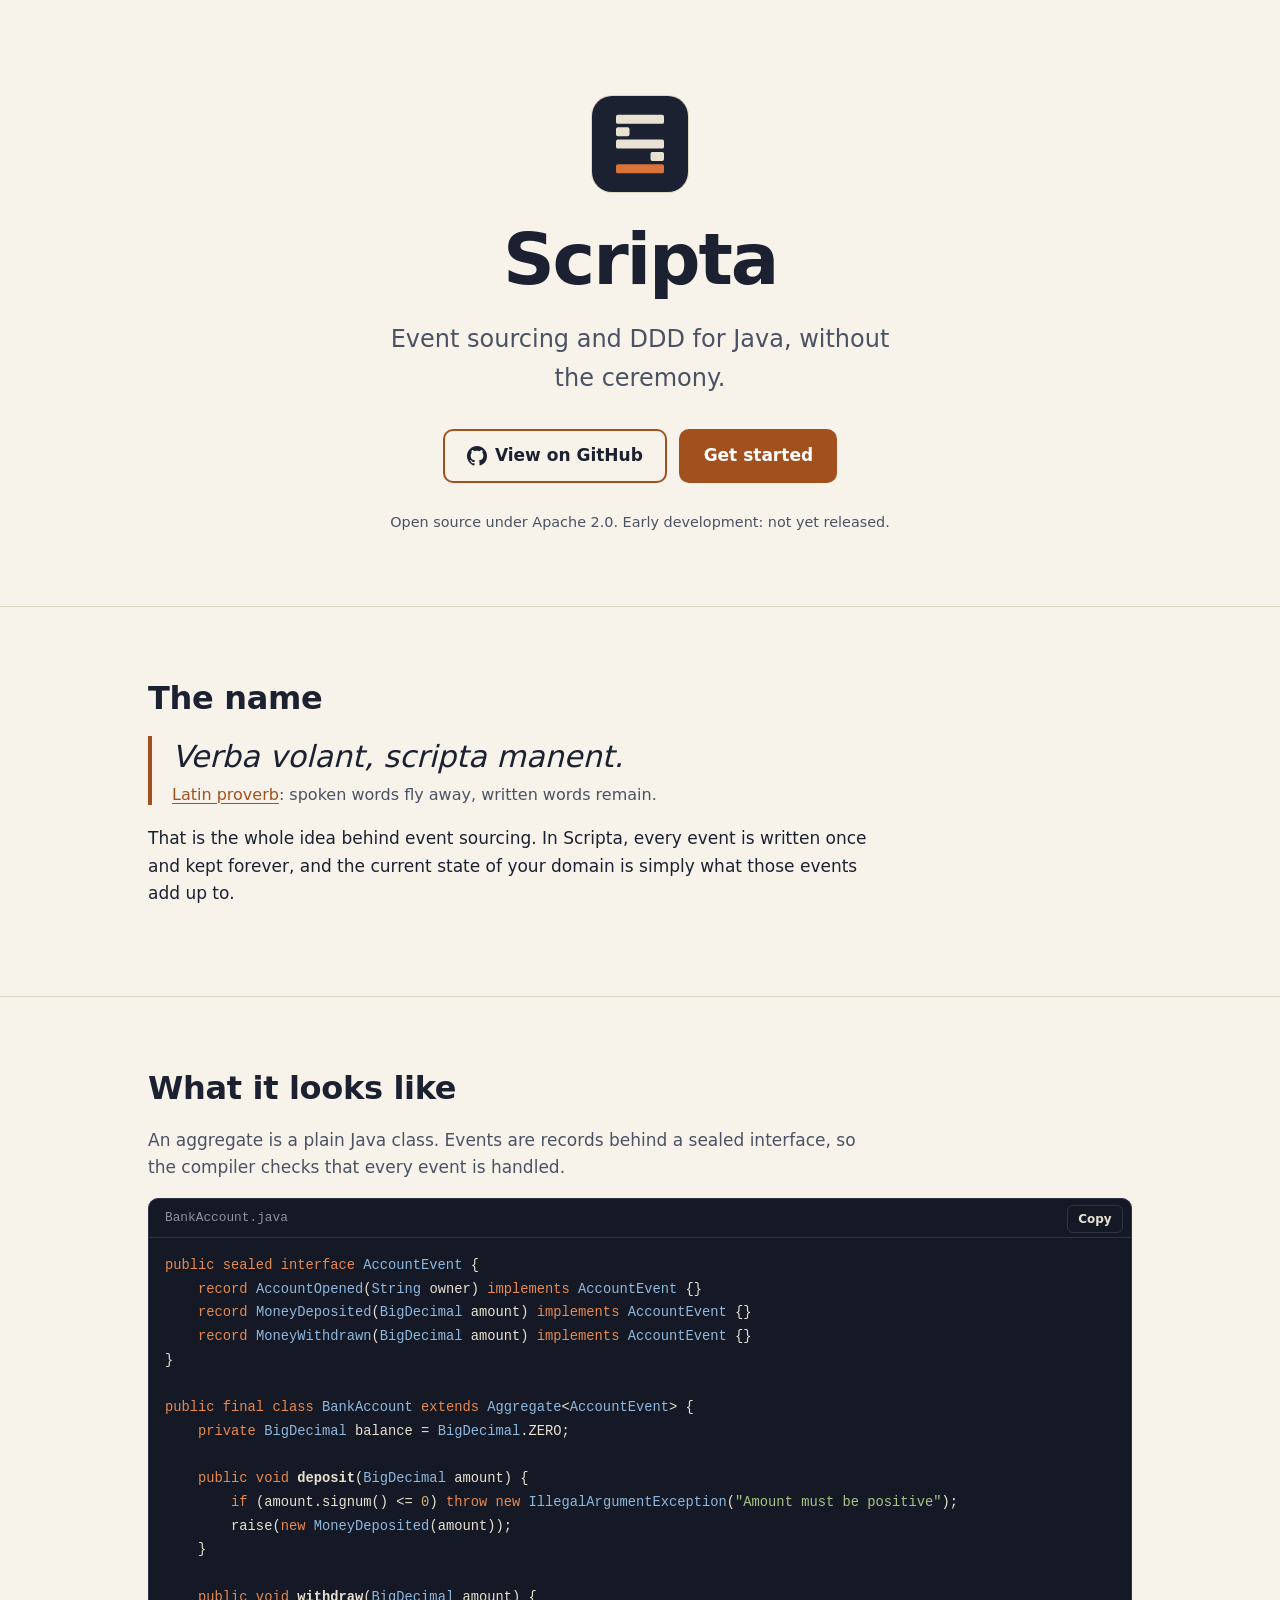
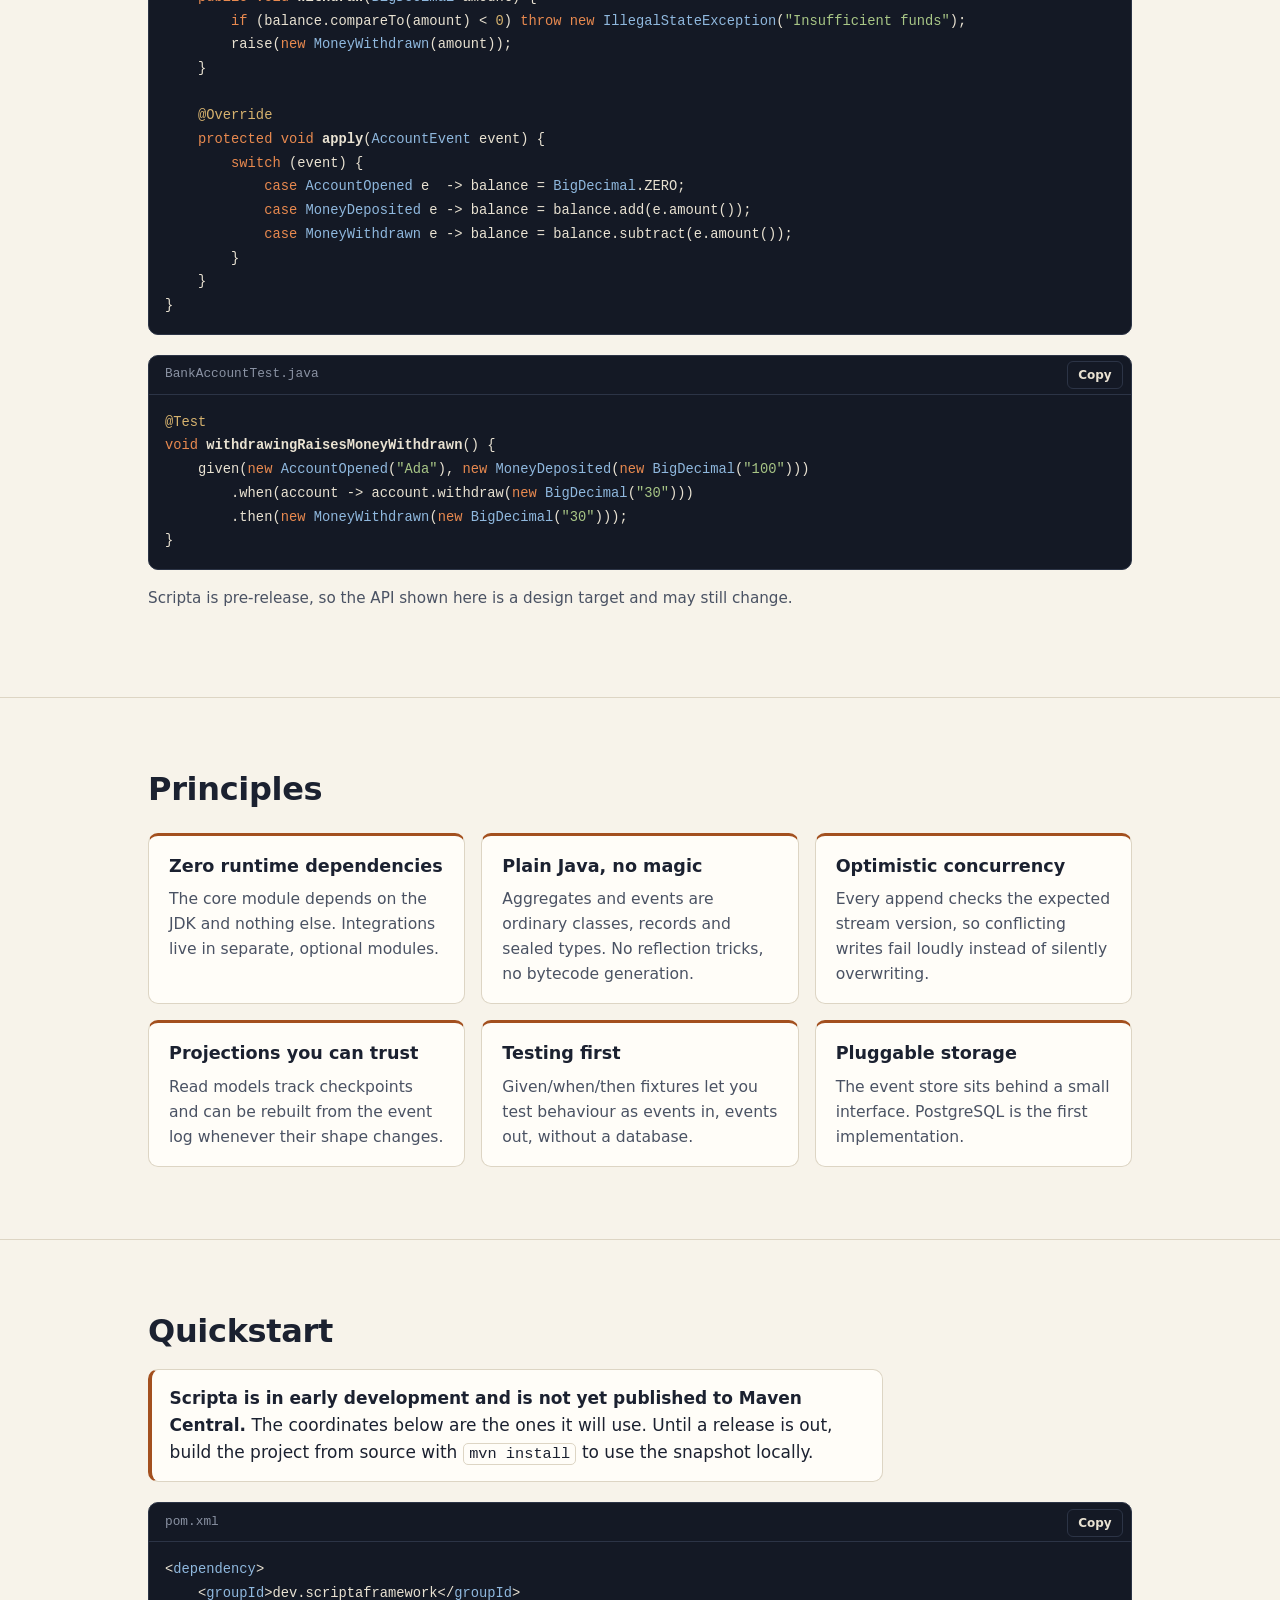
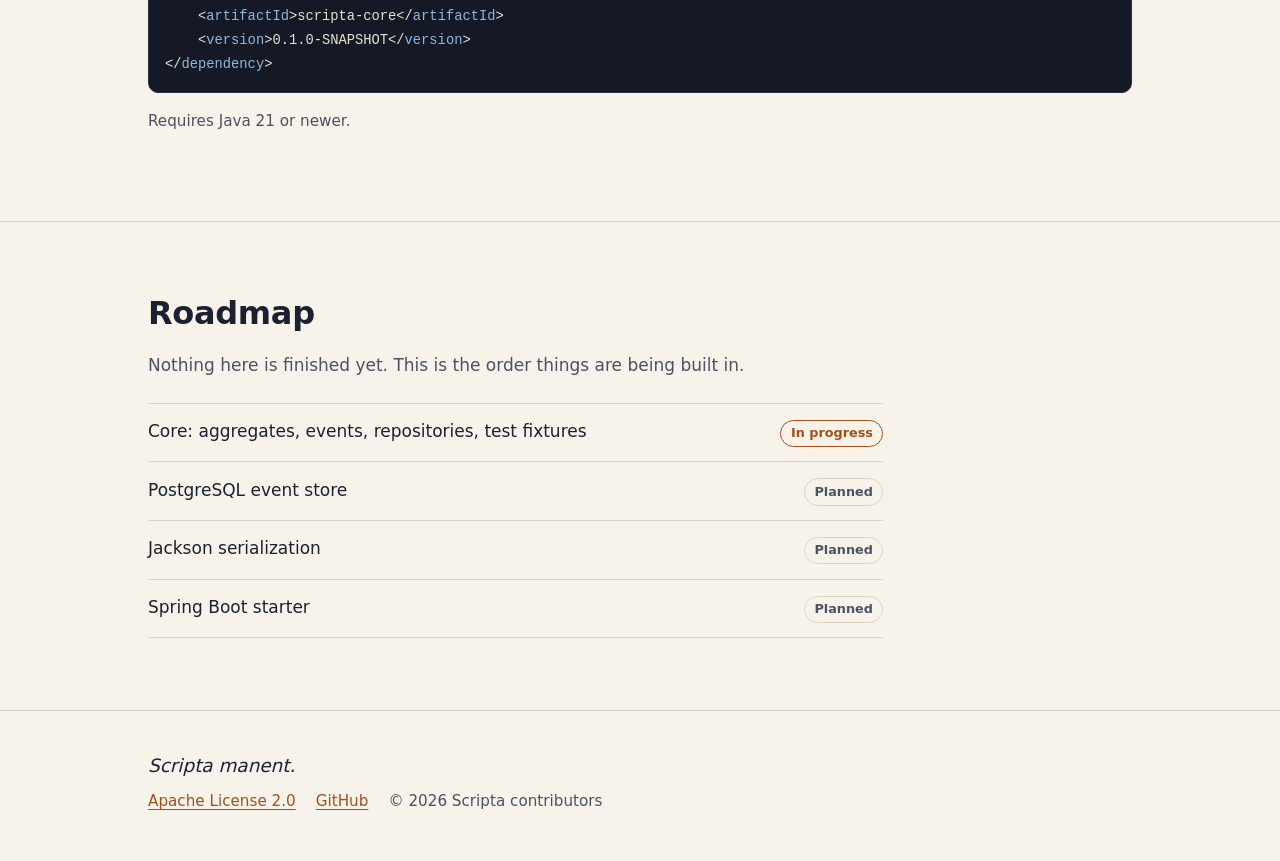
<file: index.html>
<!doctype html>
<html lang="en">
<head>
  <meta charset="utf-8">
  <meta name="viewport" content="width=device-width, initial-scale=1">
  <title>Scripta: event sourcing and DDD for Java</title>
  <meta name="description" content="Scripta is an open-source event sourcing and domain-driven design framework for Java 21, built on plain records and sealed types with zero runtime dependencies in the core. Early development.">
  <link rel="canonical" href="https://scriptaframework.dev/">
  <meta name="color-scheme" content="dark light">
  <meta name="theme-color" content="#1B2130" media="(prefers-color-scheme: dark)">
  <meta name="theme-color" content="#F7F3EA" media="(prefers-color-scheme: light)">

  <link rel="icon" href="/favicon.ico" sizes="48x48">
  <link rel="icon" href="/scripta-icon.svg" type="image/svg+xml">
  <link rel="icon" href="/favicon-32.png" type="image/png" sizes="32x32">
  <link rel="apple-touch-icon" href="/apple-touch-icon.png">

  <meta property="og:type" content="website">
  <meta property="og:site_name" content="Scripta">
  <meta property="og:title" content="Scripta: event sourcing and DDD for Java">
  <meta property="og:description" content="Event sourcing and DDD for Java, without the ceremony. Open source, early development.">
  <meta property="og:url" content="https://scriptaframework.dev/">
  <meta property="og:image" content="https://scriptaframework.dev/icon-512.png">
  <meta property="og:image:width" content="512">
  <meta property="og:image:height" content="512">
  <meta property="og:image:alt" content="The Scripta logo: an S built from stacked log entries">
  <meta name="twitter:card" content="summary">
  <meta name="twitter:title" content="Scripta: event sourcing and DDD for Java">
  <meta name="twitter:description" content="Event sourcing and DDD for Java, without the ceremony. Open source, early development.">
  <meta name="twitter:image" content="https://scriptaframework.dev/icon-512.png">
  <meta name="twitter:image:alt" content="The Scripta logo: an S built from stacked log entries">

  <link rel="stylesheet" href="/styles.css">
</head>
<body>
  <a class="skip-link" href="#main">Skip to content</a>

  <header class="hero">
    <div class="wrap">
      <img class="logo" src="/scripta-icon.svg" alt="" width="96" height="96">
      <h1>Scripta</h1>
      <p class="tagline">Event sourcing and DDD for Java, without the ceremony.</p>
      <div class="actions">
        <a class="button button-secondary" href="https://github.com/scripta-framework/scripta">
          <svg viewBox="0 0 24 24" aria-hidden="true" focusable="false"><path d="M12 0C5.37 0 0 5.37 0 12c0 5.31 3.435 9.795 8.205 11.385.6.105.825-.255.825-.57 0-.285-.015-1.23-.015-2.235-3.015.555-3.795-.735-4.035-1.41-.135-.345-.72-1.41-1.23-1.695-.42-.225-1.02-.78-.015-.795.945-.015 1.62.87 1.845 1.23 1.08 1.815 2.805 1.305 3.495.99.105-.78.42-1.305.765-1.605-2.67-.3-5.46-1.335-5.46-5.925 0-1.305.465-2.385 1.23-3.225-.12-.3-.54-1.53.12-3.18 0 0 1.005-.315 3.3 1.23.96-.27 1.98-.405 3-.405s2.04.135 3 .405c2.295-1.56 3.3-1.23 3.3-1.23.66 1.65.24 2.88.12 3.18.765.84 1.23 1.905 1.23 3.225 0 4.605-2.805 5.625-5.475 5.925.435.375.81 1.095.81 2.22 0 1.605-.015 2.895-.015 3.3 0 .315.225.69.825.57A12.02 12.02 0 0 0 24 12c0-6.63-5.37-12-12-12z"/></svg>
          View on GitHub
        </a>
        <a class="button button-primary" href="#quickstart">Get started</a>
      </div>
      <p class="status">Open source under Apache 2.0. Early development: not yet released.</p>
    </div>
  </header>

  <main id="main">
    <section class="name" aria-labelledby="name-title">
      <div class="wrap">
        <h2 id="name-title">The name</h2>
        <blockquote lang="la">
          <p>Verba volant, scripta manent.</p>
          <footer lang="en"><a href="https://en.wikipedia.org/wiki/Verba_volant,_scripta_manent">Latin proverb</a>: spoken words fly away, written words remain.</footer>
        </blockquote>
        <p>That is the whole idea behind event sourcing. In Scripta, every event is written once and kept forever, and the current state of your domain is simply what those events add up to.</p>
      </div>
    </section>

    <section aria-labelledby="code-title">
      <div class="wrap">
        <h2 id="code-title">What it looks like</h2>
        <p class="lead">An aggregate is a plain Java class. Events are records behind a sealed interface, so the compiler checks that every event is handled.</p>

        <div class="code-grid">
          <figure class="code">
            <figcaption>BankAccount.java</figcaption>
<pre tabindex="0"><code><span class="k">public sealed interface</span> <span class="t">AccountEvent</span> {
    <span class="k">record</span> <span class="t">AccountOpened</span>(<span class="t">String</span> owner) <span class="k">implements</span> <span class="t">AccountEvent</span> {}
    <span class="k">record</span> <span class="t">MoneyDeposited</span>(<span class="t">BigDecimal</span> amount) <span class="k">implements</span> <span class="t">AccountEvent</span> {}
    <span class="k">record</span> <span class="t">MoneyWithdrawn</span>(<span class="t">BigDecimal</span> amount) <span class="k">implements</span> <span class="t">AccountEvent</span> {}
}

<span class="k">public final class</span> <span class="t">BankAccount</span> <span class="k">extends</span> <span class="t">Aggregate</span>&lt;<span class="t">AccountEvent</span>&gt; {
    <span class="k">private</span> <span class="t">BigDecimal</span> balance = <span class="t">BigDecimal</span>.ZERO;

    <span class="k">public void</span> <span class="m">deposit</span>(<span class="t">BigDecimal</span> amount) {
        <span class="k">if</span> (amount.signum() &lt;= <span class="n">0</span>) <span class="k">throw new</span> <span class="t">IllegalArgumentException</span>(<span class="s">"Amount must be positive"</span>);
        raise(<span class="k">new</span> <span class="t">MoneyDeposited</span>(amount));
    }

    <span class="k">public void</span> <span class="m">withdraw</span>(<span class="t">BigDecimal</span> amount) {
        <span class="k">if</span> (balance.compareTo(amount) &lt; <span class="n">0</span>) <span class="k">throw new</span> <span class="t">IllegalStateException</span>(<span class="s">"Insufficient funds"</span>);
        raise(<span class="k">new</span> <span class="t">MoneyWithdrawn</span>(amount));
    }

    <span class="a">@Override</span>
    <span class="k">protected void</span> <span class="m">apply</span>(<span class="t">AccountEvent</span> event) {
        <span class="k">switch</span> (event) {
            <span class="k">case</span> <span class="t">AccountOpened</span> e  -&gt; balance = <span class="t">BigDecimal</span>.ZERO;
            <span class="k">case</span> <span class="t">MoneyDeposited</span> e -&gt; balance = balance.add(e.amount());
            <span class="k">case</span> <span class="t">MoneyWithdrawn</span> e -&gt; balance = balance.subtract(e.amount());
        }
    }
}</code></pre>
          </figure>

          <figure class="code">
            <figcaption>BankAccountTest.java</figcaption>
<pre tabindex="0"><code><span class="a">@Test</span>
<span class="k">void</span> <span class="m">withdrawingRaisesMoneyWithdrawn</span>() {
    given(<span class="k">new</span> <span class="t">AccountOpened</span>(<span class="s">"Ada"</span>), <span class="k">new</span> <span class="t">MoneyDeposited</span>(<span class="k">new</span> <span class="t">BigDecimal</span>(<span class="s">"100"</span>)))
        .when(account -&gt; account.withdraw(<span class="k">new</span> <span class="t">BigDecimal</span>(<span class="s">"30"</span>)))
        .then(<span class="k">new</span> <span class="t">MoneyWithdrawn</span>(<span class="k">new</span> <span class="t">BigDecimal</span>(<span class="s">"30"</span>)));
}</code></pre>
          </figure>
        </div>
        <p class="note">Scripta is pre-release, so the API shown here is a design target and may still change.</p>
      </div>
    </section>

    <section aria-labelledby="principles-title">
      <div class="wrap">
        <h2 id="principles-title">Principles</h2>
        <ul class="cards">
          <li>
            <h3>Zero runtime dependencies</h3>
            <p>The core module depends on the JDK and nothing else. Integrations live in separate, optional modules.</p>
          </li>
          <li>
            <h3>Plain Java, no magic</h3>
            <p>Aggregates and events are ordinary classes, records and sealed types. No reflection tricks, no bytecode generation.</p>
          </li>
          <li>
            <h3>Optimistic concurrency</h3>
            <p>Every append checks the expected stream version, so conflicting writes fail loudly instead of silently overwriting.</p>
          </li>
          <li>
            <h3>Projections you can trust</h3>
            <p>Read models track checkpoints and can be rebuilt from the event log whenever their shape changes.</p>
          </li>
          <li>
            <h3>Testing first</h3>
            <p>Given/when/then fixtures let you test behaviour as events in, events out, without a database.</p>
          </li>
          <li>
            <h3>Pluggable storage</h3>
            <p>The event store sits behind a small interface. PostgreSQL is the first implementation.</p>
          </li>
        </ul>
      </div>
    </section>

    <section id="quickstart" aria-labelledby="quickstart-title">
      <div class="wrap">
        <h2 id="quickstart-title">Quickstart</h2>
        <div class="callout">
          <p><strong>Scripta is in early development and is not yet published to Maven Central.</strong> The coordinates below are the ones it will use. Until a release is out, build the project from source with <code>mvn install</code> to use the snapshot locally.</p>
        </div>
        <figure class="code">
          <figcaption>pom.xml</figcaption>
<pre tabindex="0"><code>&lt;<span class="g">dependency</span>&gt;
    &lt;<span class="g">groupId</span>&gt;dev.scriptaframework&lt;/<span class="g">groupId</span>&gt;
    &lt;<span class="g">artifactId</span>&gt;scripta-core&lt;/<span class="g">artifactId</span>&gt;
    &lt;<span class="g">version</span>&gt;0.1.0-SNAPSHOT&lt;/<span class="g">version</span>&gt;
&lt;/<span class="g">dependency</span>&gt;</code></pre>
        </figure>
        <p class="note">Requires Java 21 or newer.</p>
      </div>
    </section>

    <section aria-labelledby="roadmap-title">
      <div class="wrap">
        <h2 id="roadmap-title">Roadmap</h2>
        <p class="lead">Nothing here is finished yet. This is the order things are being built in.</p>
        <ol class="roadmap">
          <li><span>Core: aggregates, events, repositories, test fixtures</span> <span class="badge badge-active">In progress</span></li>
          <li><span>PostgreSQL event store</span> <span class="badge">Planned</span></li>
          <li><span>Jackson serialization</span> <span class="badge">Planned</span></li>
          <li><span>Spring Boot starter</span> <span class="badge">Planned</span></li>
        </ol>
      </div>
    </section>
  </main>

  <footer class="site-footer">
    <div class="wrap">
      <p class="motto" lang="la">Scripta manent.</p>
      <ul>
        <li><a href="https://github.com/scripta-framework/scripta/blob/main/LICENSE">Apache License 2.0</a></li>
        <li><a href="https://github.com/scripta-framework/scripta">GitHub</a></li>
        <li>&copy; 2026 Scripta contributors</li>
      </ul>
    </div>
  </footer>

  <script>
    if (navigator.clipboard) document.querySelectorAll('.code').forEach(function (fig) {
      var b = document.createElement('button');
      b.type = 'button'; b.className = 'copy'; b.textContent = 'Copy';
      b.addEventListener('click', function () {
        navigator.clipboard.writeText(fig.querySelector('code').innerText).then(function () {
          b.textContent = 'Copied'; setTimeout(function () { b.textContent = 'Copy'; }, 1500);
        });
      });
      fig.appendChild(b);
    });
  </script>
</body>
</html>
</file>
<file: styles.css>
/* Scripta landing page. No build step, no dependencies. */

:root {
  color-scheme: dark;
  --bg: #1B2130;
  --surface: #222939;
  --border: #343C50;
  --text: #E9E2D2;
  --muted: #A9B0BF;
  --accent: #D9733A;        /* brand accent: borders, marks, button fill */
  --accent-text: #E8894F;   /* accent used as text; 6:1 on --bg */
  --on-accent: #12161F;
  --focus: #F2A777;

  /* Code blocks stay dark in both themes */
  --code-bg: #141925;
  --code-border: #2C3446;
  --code-text: #E9E2D2;
  --hl-keyword: #E8894F;
  --hl-type: #8FB8DE;
  --hl-string: #A8C686;
  --hl-number: #D6B26E;
  --hl-annotation: #D6B26E;
  --hl-comment: #8A92A3;
  --hl-method: #E9E2D2;
  --hl-tag: #8FB8DE;

  --font-sans: system-ui, -apple-system, "Segoe UI", Roboto, "Helvetica Neue", Arial, "Noto Sans", sans-serif;
  --font-mono: ui-monospace, SFMono-Regular, "SF Mono", Menlo, Consolas, "Liberation Mono", monospace;

  --radius: 10px;
  --measure: 68ch;
  --page: 64rem;
}

@media (prefers-color-scheme: light) {
  :root {
    color-scheme: light;
    --bg: #F7F3EA;
    --surface: #FFFDF8;
    --border: #DDD5C4;
    --text: #1B2130;
    --muted: #4A5263;
    --accent: #A3501F;
    --accent-text: #A3501F;
    --on-accent: #FFFFFF;
    --focus: #A3501F;
  }
}

*, *::before, *::after { box-sizing: border-box; }

html {
  -webkit-text-size-adjust: 100%;
  text-size-adjust: 100%;
  scroll-behavior: smooth;
}

@media (prefers-reduced-motion: reduce) {
  html { scroll-behavior: auto; }
}

body {
  margin: 0;
  background: var(--bg);
  color: var(--text);
  font-family: var(--font-sans);
  font-size: 1.0625rem;
  line-height: 1.6;
}

img { display: block; max-width: 100%; height: auto; }

a { color: var(--accent-text); text-underline-offset: 0.18em; }
a:hover { text-decoration-thickness: 2px; }

:focus-visible {
  outline: 3px solid var(--focus);
  outline-offset: 3px;
  border-radius: 4px;
}

code, pre { font-family: var(--font-mono); font-size: 0.9em; }

:not(pre) > code {
  background: var(--surface);
  border: 1px solid var(--border);
  border-radius: 5px;
  padding: 0.05em 0.35em;
}

h1, h2, h3 { line-height: 1.2; margin: 0 0 0.6em; }
h2 { font-size: clamp(1.5rem, 1.2rem + 1.2vw, 2rem); letter-spacing: -0.01em; }
h3 { font-size: 1.1rem; }
p { margin: 0 0 1em; }

.skip-link {
  position: absolute;
  left: 1rem;
  top: -4rem;
  z-index: 10;
  padding: 0.6rem 1rem;
  background: var(--accent);
  color: var(--on-accent);
  font-weight: 600;
  border-radius: var(--radius);
}
.skip-link:focus { top: 1rem; }

.wrap {
  width: 100%;
  max-width: var(--page);
  margin: 0 auto;
  padding: 0 1.25rem;
}

/* Hero */

.hero {
  padding: 4.5rem 0 3.5rem;
  text-align: center;
}

.hero .logo {
  width: 96px;
  height: 96px;
  margin: 0 auto 1.5rem;
  border-radius: 20px;
  box-shadow: 0 0 0 1px var(--border);
}

.hero h1 {
  font-size: clamp(2.75rem, 2rem + 4vw, 4.5rem);
  letter-spacing: -0.03em;
  margin-bottom: 0.25em;
}

.tagline {
  font-size: clamp(1.15rem, 1rem + 0.8vw, 1.5rem);
  color: var(--muted);
  max-width: 34ch;
  margin: 0 auto 2rem;
}

.actions {
  display: flex;
  flex-wrap: wrap;
  justify-content: center;
  gap: 0.75rem;
}

.button {
  display: inline-flex;
  align-items: center;
  gap: 0.5rem;
  min-height: 48px;
  padding: 0.7rem 1.4rem;
  border-radius: var(--radius);
  border: 2px solid var(--accent);
  font-weight: 600;
  text-decoration: none;
  transition: background-color 0.15s, color 0.15s;
}

.button-primary { background: var(--accent); color: var(--on-accent); }
.button-primary:hover { background: transparent; color: var(--accent-text); }
.button-secondary { color: var(--text); }
.button-secondary:hover { background: var(--accent); color: var(--on-accent); }
.button svg { width: 20px; height: 20px; fill: currentColor; }

.status {
  margin: 1.75rem auto 0;
  font-size: 0.9rem;
  color: var(--muted);
}

/* Sections */

section { padding: 3.5rem 0; border-top: 1px solid var(--border); }

.lead { color: var(--muted); max-width: var(--measure); }

.name blockquote {
  margin: 0 0 1.25rem;
  padding-left: 1.25rem;
  border-left: 4px solid var(--accent);
  font-size: clamp(1.35rem, 1.1rem + 1.2vw, 1.9rem);
  font-style: italic;
  line-height: 1.35;
}
.name blockquote p { margin: 0; }
.name blockquote footer {
  margin-top: 0.4rem;
  font-size: 1rem;
  font-style: normal;
  color: var(--muted);
}
.name p { max-width: var(--measure); }

/* Code */

.code-grid { display: grid; gap: 1.25rem; }

.code {
  position: relative;
  margin: 0;
  min-width: 0;
  background: var(--code-bg);
  border: 1px solid var(--code-border);
  border-radius: var(--radius);
  overflow: hidden;
}

.code figcaption {
  padding: 0.55rem 1rem;
  border-bottom: 1px solid var(--code-border);
  font-family: var(--font-mono);
  font-size: 0.8rem;
  color: var(--hl-comment);
}

.code pre {
  margin: 0;
  padding: 1rem;
  overflow-x: auto;
  color: var(--code-text);
  line-height: 1.55;
  tab-size: 4;
}

.code pre:focus-visible { outline-offset: -3px; }

.copy {
  position: absolute;
  top: 0.35rem;
  right: 0.5rem;
  min-height: 28px;
  padding: 0.2rem 0.65rem;
  font: 600 0.75rem var(--font-sans);
  color: var(--code-text);
  background: transparent;
  border: 1px solid var(--code-border);
  border-radius: 6px;
  cursor: pointer;
}
.copy:hover { border-color: var(--hl-keyword); }

.k { color: var(--hl-keyword); }
.t { color: var(--hl-type); }
.s { color: var(--hl-string); }
.n { color: var(--hl-number); }
.a { color: var(--hl-annotation); }
.c { color: var(--hl-comment); font-style: italic; }
.m { color: var(--hl-method); font-weight: 600; }
.g { color: var(--hl-tag); }

.note {
  margin-top: 1rem;
  font-size: 0.95rem;
  color: var(--muted);
}

/* Principles */

.cards {
  display: grid;
  gap: 1rem;
  margin: 1.5rem 0 0;
  padding: 0;
  list-style: none;
}

.cards li {
  padding: 1.25rem 1.25rem 1rem;
  background: var(--surface);
  border: 1px solid var(--border);
  border-top: 3px solid var(--accent);
  border-radius: var(--radius);
}
.cards p { margin: 0; color: var(--muted); font-size: 0.975rem; }

/* Quickstart */

.callout {
  max-width: var(--measure);
  margin: 0 0 1.25rem;
  padding: 0.9rem 1.1rem;
  background: var(--surface);
  border: 1px solid var(--border);
  border-left: 4px solid var(--accent);
  border-radius: var(--radius);
}
.callout p:last-child { margin-bottom: 0; }

/* Roadmap */

.roadmap {
  margin: 1.5rem 0 0;
  padding: 0;
  list-style: none;
  max-width: var(--measure);
}

.roadmap li {
  display: flex;
  flex-wrap: wrap;
  align-items: baseline;
  justify-content: space-between;
  gap: 0.25rem 1rem;
  padding: 0.9rem 0;
  border-bottom: 1px solid var(--border);
}
.roadmap li:first-child { border-top: 1px solid var(--border); }

.badge {
  font-size: 0.8rem;
  font-weight: 600;
  padding: 0.15rem 0.6rem;
  border-radius: 999px;
  border: 1px solid var(--border);
  color: var(--muted);
  white-space: nowrap;
}
.badge-active { border-color: var(--accent); color: var(--accent-text); }

/* Footer */

.site-footer {
  padding: 2.5rem 0 3rem;
  border-top: 1px solid var(--border);
  color: var(--muted);
  font-size: 0.95rem;
}
.site-footer .motto {
  margin-bottom: 0.5rem;
  color: var(--text);
  font-size: 1.15rem;
  font-style: italic;
}
.site-footer ul {
  display: flex;
  flex-wrap: wrap;
  gap: 0.25rem 1.25rem;
  margin: 0;
  padding: 0;
  list-style: none;
}

/* 404 */

.not-found {
  min-height: 100vh;
  display: flex;
  flex-direction: column;
  justify-content: center;
}
.not-found .hero { padding-bottom: 2rem; }

/* Larger screens */

@media (min-width: 40rem) {
  .cards { grid-template-columns: repeat(2, 1fr); }
  .hero { padding: 6rem 0 4.5rem; }
  section { padding: 4.5rem 0; }
}

@media (min-width: 60rem) {
  .cards { grid-template-columns: repeat(3, 1fr); }
}
</file>
